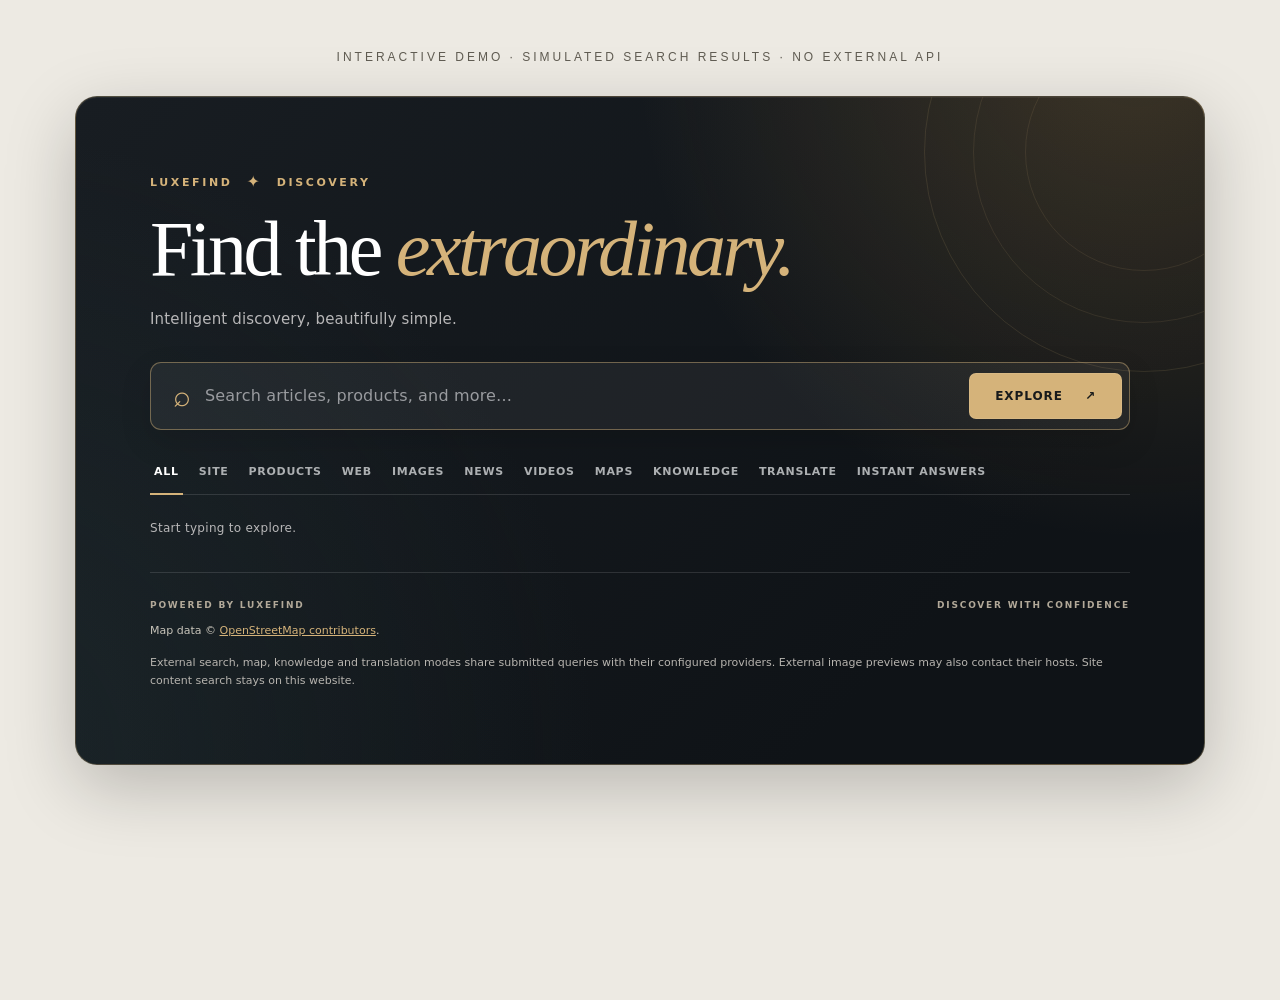
<file: demo/index.html>
<!DOCTYPE html><html lang="en"><head><meta charset="UTF-8"><meta name="viewport" content="width=device-width,initial-scale=1"><title>LuxeFind Search Pro — Simulated Interactive UI Preview</title><meta name="robots" content="noindex,nofollow"><link rel="stylesheet" href="assets/search.css"><style>body{background:#edeae3;min-height:100vh;padding:50px 20px;margin:0}body:before{content:"INTERACTIVE DEMO · SIMULATED SEARCH RESULTS · NO EXTERNAL API";display:block;text-align:center;letter-spacing:3px;font:12px Arial,sans-serif;color:#605c52;margin-bottom:32px}@media(max-width:600px){body{padding:12px 8px}}</style></head><body>        <section class="lfxsp-search" style="--swp-accent:#d5b37a" data-lfxsp-search data-mode="all" aria-label="LuxeFind search">
          <div class="lfxsp-search__ambient" aria-hidden="true"></div>
          <header class="lfxsp-search__head"><span class="lfxsp-search__eyebrow">LUXEFIND <span aria-hidden="true">✦</span> DISCOVERY</span>
            <h2>Find the <em>extraordinary.</em></h2><p>Intelligent discovery, beautifully simple.</p></header>
          <form class="lfxsp-search__form" role="search" data-lfxsp-form>
            <label class="screen-reader-text" for="swp-123">Search query</label>
            <span class="lfxsp-search__icon" aria-hidden="true">⌕</span>
            <input id="swp-123" type="search" name="q" autocomplete="off" minlength="2" maxlength="160" placeholder="Search articles, products, and more…" required>
            <button type="submit"><span>Explore</span><span aria-hidden="true">↗</span></button>
          </form>
          <nav class="lfxsp-search__tabs" aria-label="Search category" data-lfxsp-tabs>
                      <button class="lfxsp-search__tab" type="button" data-lfxsp-tab="all" aria-pressed="true">All</button>
                      <button class="lfxsp-search__tab" type="button" data-lfxsp-tab="site" aria-pressed="false">Site</button>
                      <button class="lfxsp-search__tab" type="button" data-lfxsp-tab="products" aria-pressed="false">Products</button>
                      <button class="lfxsp-search__tab" type="button" data-lfxsp-tab="web" aria-pressed="false">Web</button>
                      <button class="lfxsp-search__tab" type="button" data-lfxsp-tab="images" aria-pressed="false">Images</button>
                      <button class="lfxsp-search__tab" type="button" data-lfxsp-tab="news" aria-pressed="false">News</button>
                      <button class="lfxsp-search__tab" type="button" data-lfxsp-tab="videos" aria-pressed="false">Videos</button>
                      <button class="lfxsp-search__tab" type="button" data-lfxsp-tab="maps" aria-pressed="false">Maps</button>
                      <button class="lfxsp-search__tab" type="button" data-lfxsp-tab="knowledge" aria-pressed="false">Knowledge</button>
                      <button class="lfxsp-search__tab" type="button" data-lfxsp-tab="translate" aria-pressed="false">Translate</button>
                      <button class="lfxsp-search__tab" type="button" data-lfxsp-tab="instant" aria-pressed="false">Instant answers</button>
          </nav>
                    <div class="lfxsp-search__filters" data-lfxsp-filters hidden aria-label="Product filters">
            <label>Category <input type="text" name="category" maxlength="60" placeholder="Category slug"></label>
            <label>Min price <input type="number" name="min_price" min="0" max="9999999" step="0.01" placeholder="0"></label>
            <label>Max price <input type="number" name="max_price" min="0" max="9999999" step="0.01" placeholder="Any"></label>
            <label>Sort <select name="sort"><option value="relevance">Relevance</option><option value="newest">Newest</option><option value="price_asc">Price: low to high</option><option value="price_desc">Price: high to low</option></select></label>
          </div>          <div class="lfxsp-search__language" data-lfxsp-language hidden><label>Translate to <select name="lang"><option value="en">English</option><option value="ar">Arabic</option><option value="fr">French</option><option value="es">Spanish</option><option value="de">German</option><option value="hi">Hindi</option><option value="tr">Turkish</option></select></label></div>          <div class="lfxsp-search__status" role="status" aria-live="polite" aria-atomic="true" data-lfxsp-status>Start typing to explore.</div>
          <div class="lfxsp-search__results" data-lfxsp-results></div>
          <footer class="lfxsp-search__footer"><span>POWERED BY LUXEFIND</span><span>DISCOVER WITH CONFIDENCE</span></footer>
          <p class="lfxsp-search__attribution">Map data &copy; <a href="https://www.openstreetmap.org/copyright" target="_blank" rel="noopener noreferrer">OpenStreetMap contributors</a>.</p>                      <p class="lfxsp-search__disclosure">External search, map, knowledge and translation modes share submitted queries with their configured providers. External image previews may also contact their hosts. Site content search stays on this website.</p>
                  </section><script>window.lfxspConfig={endpoint:"https://demo.luxefind.invalid/wp-json/luxefind/v1/search",min:2,autocomplete:true,thumbnails:true};</script><script>
/* This file is an intentionally simulated frontend-only demo. It does not call providers. */
(function(){
 const originalFetch=window.fetch;
 window.fetch=async function(url,options){
  const u=new URL(String(url),location.href);
  if(u.pathname==='/wp-json/luxefind/v1/search'){
   const q=u.searchParams.get('q')||'',mode=u.searchParams.get('mode')||'all';
   const site=(mode==='site'||mode==='all'||mode==='products')?[{title:'Design System Journal',url:'https://example.org/journal',source:'site',type:'post',description:'Sample local result from the simulated demo. Real site content depends on WordPress.'}]:[];
   const web=(mode==='web'||mode==='all')?[{title:'Example Search Result',url:'https://example.org/',source:'brave',type:'web',description:'Simulated external result. Configure your own API key for live results.'}]:[];
   const media=['images','news','videos'].includes(mode)?[{title:'Example '+mode+' entry',url:'https://example.org/',source:'brave',type:mode,description:'Placeholder example only — not queried from an API.'}]:[];
   const instant=mode==='instant'?{type:'preview',title:'Instant-answer preview',value:q.trim()==='2+3'?'5':'Try 2+3, 25 km to miles or uuid in the installed plugin.'}:null;
   const warnings=['SIMULATED RESULTS — THIS IS A FRONTEND DESIGN PREVIEW ONLY'];
   return new Response(JSON.stringify({query:q,mode,site,web,media,warnings,knowledge:null,instant}),{status:200,headers:{'Content-Type':'application/json'}});
  }
  return originalFetch(url,options);
 };
})();
</script><script src="assets/search.js"></script></body></html>
</file>
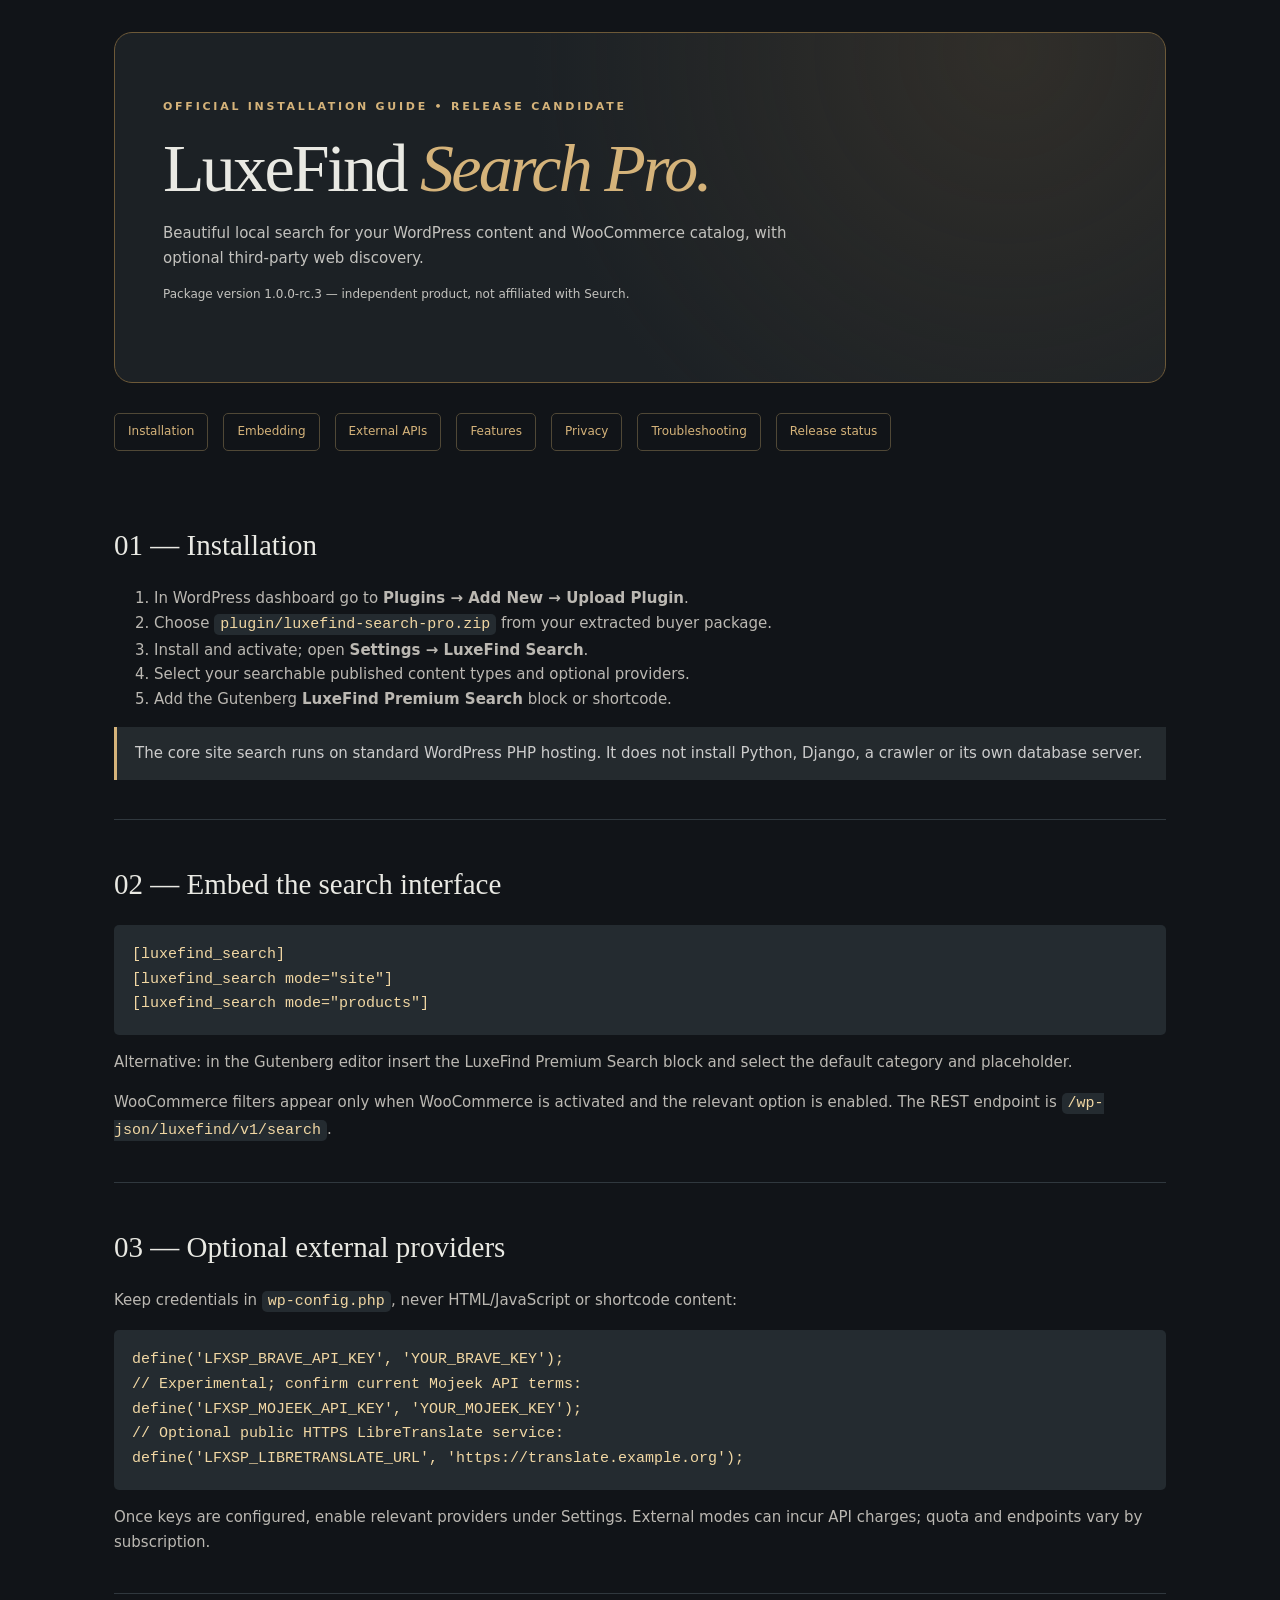
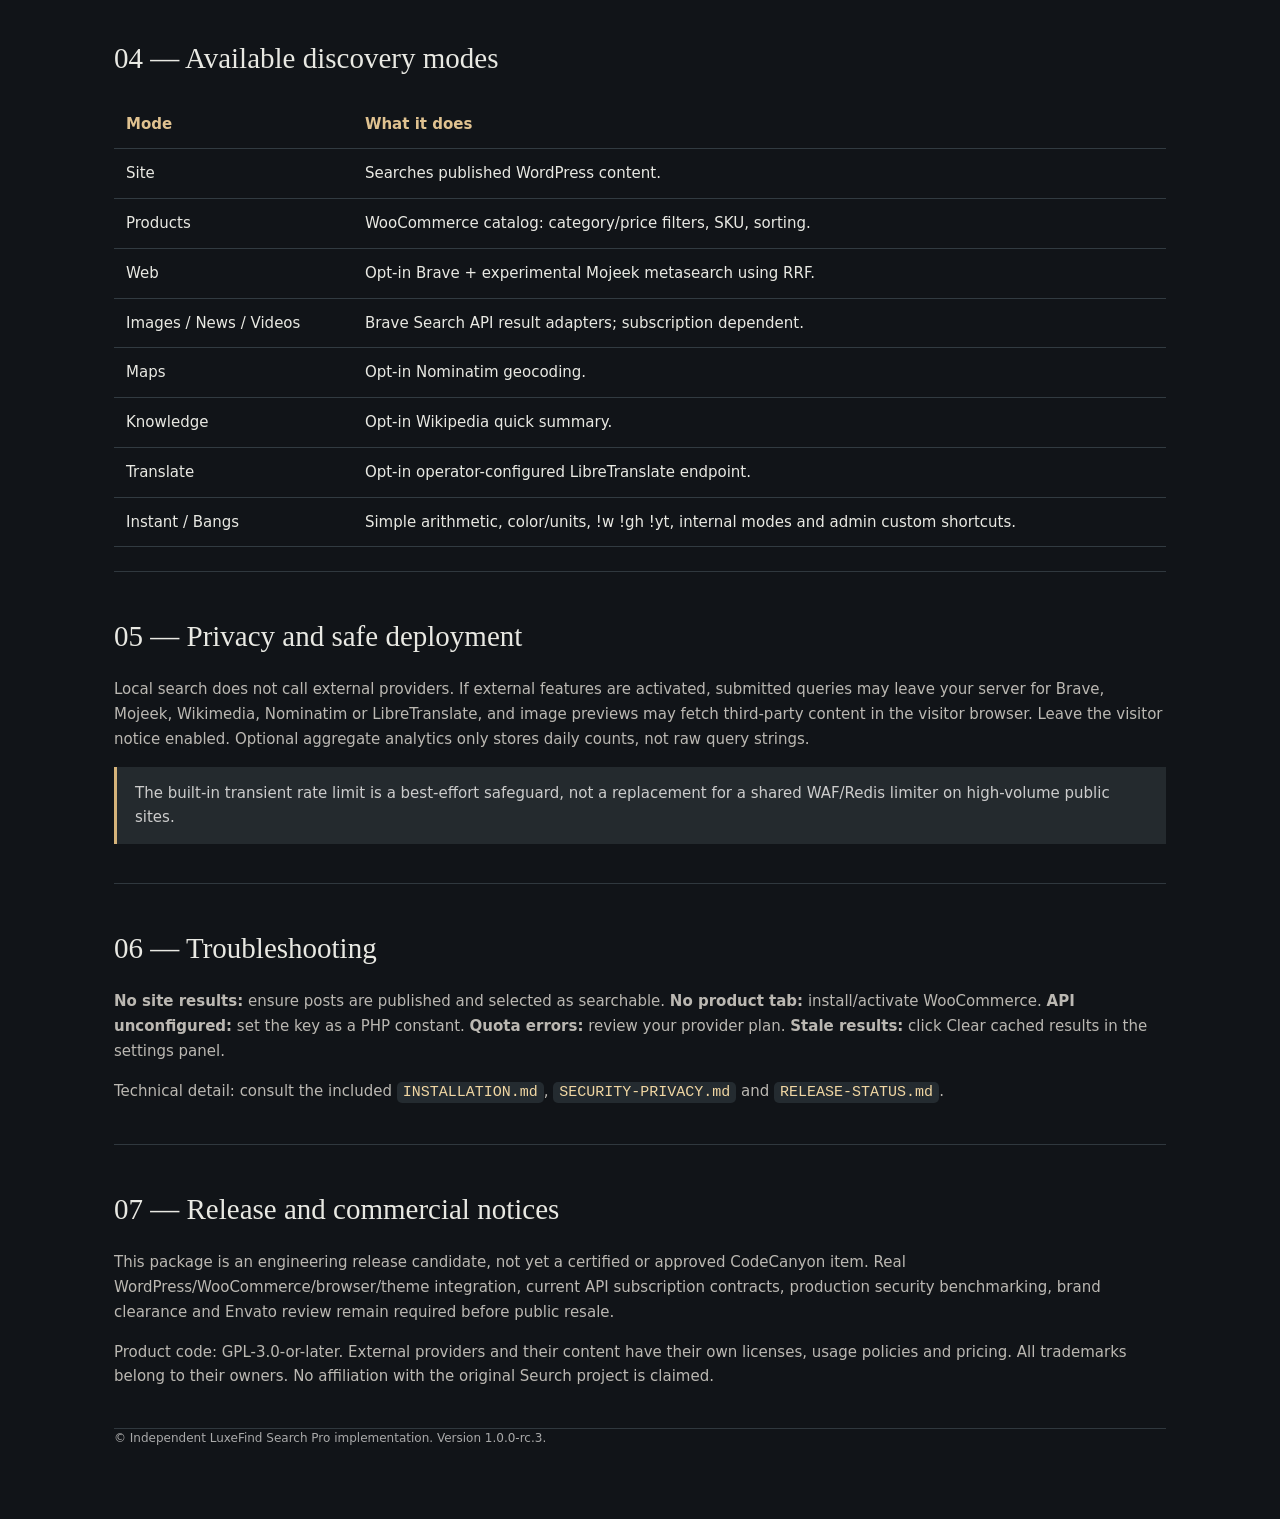
<file: docs/index.html>
<!doctype html><html lang="en"><head><meta charset="utf-8"><meta name="viewport" content="width=device-width,initial-scale=1"><title>LuxeFind Search Pro • Buyer Guide</title><style>
:root{--ink:#e9e9e3;--muted:#bbb8b2;--gold:#d5b37a}*{box-sizing:border-box}html{scroll-behavior:smooth}body{margin:0;background:#111418;color:var(--ink);font:15px/1.65 system-ui,-apple-system,Segoe UI,Arial,sans-serif}a{color:var(--gold)}.wrap{max-width:1100px;margin:auto;padding:32px 24px 80px}.hero{padding:65px 48px;background:radial-gradient(circle at 85% 5%,#59483255,transparent 50%),#1c2125;border:1px solid #6d5938;border-radius:18px}.eyebrow{color:var(--gold);letter-spacing:.25em;font-size:11px;font-weight:700}.hero h1{font:normal clamp(42px,6vw,68px)/1.1 Georgia,serif;letter-spacing:-.04em;margin:15px 0}.hero h1 em{color:var(--gold)}.hero p{max-width:640px;color:#c3c2be}nav{display:flex;gap:15px;flex-wrap:wrap;margin:30px 0}nav a{font-size:12px;padding:8px 13px;border:1px solid #504836;border-radius:5px;text-decoration:none}section{padding:24px 0;border-bottom:1px solid #30383e}h2{font:normal 29px Georgia,serif}h3{font-size:15px;color:var(--gold)}p,li{color:var(--muted)}pre,code{background:#242b30;color:#f1d7a3;border-radius:5px}code{padding:2px 6px}pre{padding:18px;overflow:auto}pre code{padding:0}table{border-collapse:collapse;width:100%}td,th{padding:12px;border-bottom:1px solid #323b41;text-align:left;vertical-align:top}th{color:#e0c290}.note{border-left:3px solid var(--gold);padding:14px 18px;background:#242a2e;color:#ccc}.fine{font-size:12px;color:#aaa}@media(max-width:600px){.wrap{padding:12px 12px 60px}.hero{padding:38px 22px}}
</style></head><body><main class="wrap"><header class="hero"><div class="eyebrow">OFFICIAL INSTALLATION GUIDE • RELEASE CANDIDATE</div><h1>LuxeFind <em>Search Pro.</em></h1><p>Beautiful local search for your WordPress content and WooCommerce catalog, with optional third-party web discovery.</p><p class="fine">Package version 1.0.0-rc.3 — independent product, not affiliated with Seurch.</p></header>
<nav aria-label="Guide navigation"><a href="#install">Installation</a><a href="#shortcode">Embedding</a><a href="#providers">External APIs</a><a href="#features">Features</a><a href="#privacy">Privacy</a><a href="#support">Troubleshooting</a><a href="#release">Release status</a></nav>
<section id="install"><h2>01 — Installation</h2><ol><li>In WordPress dashboard go to <strong>Plugins → Add New → Upload Plugin</strong>.</li><li>Choose <code>plugin/luxefind-search-pro.zip</code> from your extracted buyer package.</li><li>Install and activate; open <strong>Settings → LuxeFind Search</strong>.</li><li>Select your searchable published content types and optional providers.</li><li>Add the Gutenberg <strong>LuxeFind Premium Search</strong> block or shortcode.</li></ol><p class="note">The core site search runs on standard WordPress PHP hosting. It does not install Python, Django, a crawler or its own database server.</p></section>
<section id="shortcode"><h2>02 — Embed the search interface</h2><pre><code>[luxefind_search]
[luxefind_search mode="site"]
[luxefind_search mode="products"]</code></pre><p>Alternative: in the Gutenberg editor insert the LuxeFind Premium Search block and select the default category and placeholder.</p><p>WooCommerce filters appear only when WooCommerce is activated and the relevant option is enabled. The REST endpoint is <code>/wp-json/luxefind/v1/search</code>.</p></section>
<section id="providers"><h2>03 — Optional external providers</h2><p>Keep credentials in <code>wp-config.php</code>, never HTML/JavaScript or shortcode content:</p><pre><code>define('LFXSP_BRAVE_API_KEY', 'YOUR_BRAVE_KEY');
// Experimental; confirm current Mojeek API terms:
define('LFXSP_MOJEEK_API_KEY', 'YOUR_MOJEEK_KEY');
// Optional public HTTPS LibreTranslate service:
define('LFXSP_LIBRETRANSLATE_URL', 'https://translate.example.org');</code></pre><p>Once keys are configured, enable relevant providers under Settings. External modes can incur API charges; quota and endpoints vary by subscription.</p></section>
<section id="features"><h2>04 — Available discovery modes</h2><table><thead><tr><th>Mode</th><th>What it does</th></tr></thead><tbody>
<tr><td>Site</td><td>Searches published WordPress content.</td></tr><tr><td>Products</td><td>WooCommerce catalog: category/price filters, SKU, sorting.</td></tr><tr><td>Web</td><td>Opt-in Brave + experimental Mojeek metasearch using RRF.</td></tr><tr><td>Images / News / Videos</td><td>Brave Search API result adapters; subscription dependent.</td></tr><tr><td>Maps</td><td>Opt-in Nominatim geocoding.</td></tr><tr><td>Knowledge</td><td>Opt-in Wikipedia quick summary.</td></tr><tr><td>Translate</td><td>Opt-in operator-configured LibreTranslate endpoint.</td></tr><tr><td>Instant / Bangs</td><td>Simple arithmetic, color/units, !w !gh !yt, internal modes and admin custom shortcuts.</td></tr>
</tbody></table></section>
<section id="privacy"><h2>05 — Privacy and safe deployment</h2><p>Local search does not call external providers. If external features are activated, submitted queries may leave your server for Brave, Mojeek, Wikimedia, Nominatim or LibreTranslate, and image previews may fetch third-party content in the visitor browser. Leave the visitor notice enabled. Optional aggregate analytics only stores daily counts, not raw query strings.</p><p class="note">The built-in transient rate limit is a best-effort safeguard, not a replacement for a shared WAF/Redis limiter on high-volume public sites.</p></section>
<section id="support"><h2>06 — Troubleshooting</h2><p><strong>No site results:</strong> ensure posts are published and selected as searchable. <strong>No product tab:</strong> install/activate WooCommerce. <strong>API unconfigured:</strong> set the key as a PHP constant. <strong>Quota errors:</strong> review your provider plan. <strong>Stale results:</strong> click Clear cached results in the settings panel.</p><p>Technical detail: consult the included <code>INSTALLATION.md</code>, <code>SECURITY-PRIVACY.md</code> and <code>RELEASE-STATUS.md</code>.</p></section>
<section id="release"><h2>07 — Release and commercial notices</h2><p>This package is an engineering release candidate, not yet a certified or approved CodeCanyon item. Real WordPress/WooCommerce/browser/theme integration, current API subscription contracts, production security benchmarking, brand clearance and Envato review remain required before public resale.</p><p>Product code: GPL-3.0-or-later. External providers and their content have their own licenses, usage policies and pricing. All trademarks belong to their owners. No affiliation with the original Seurch project is claimed.</p></section>
<footer class="fine">© Independent LuxeFind Search Pro implementation. Version 1.0.0-rc.3.</footer></main></body></html>
</file>
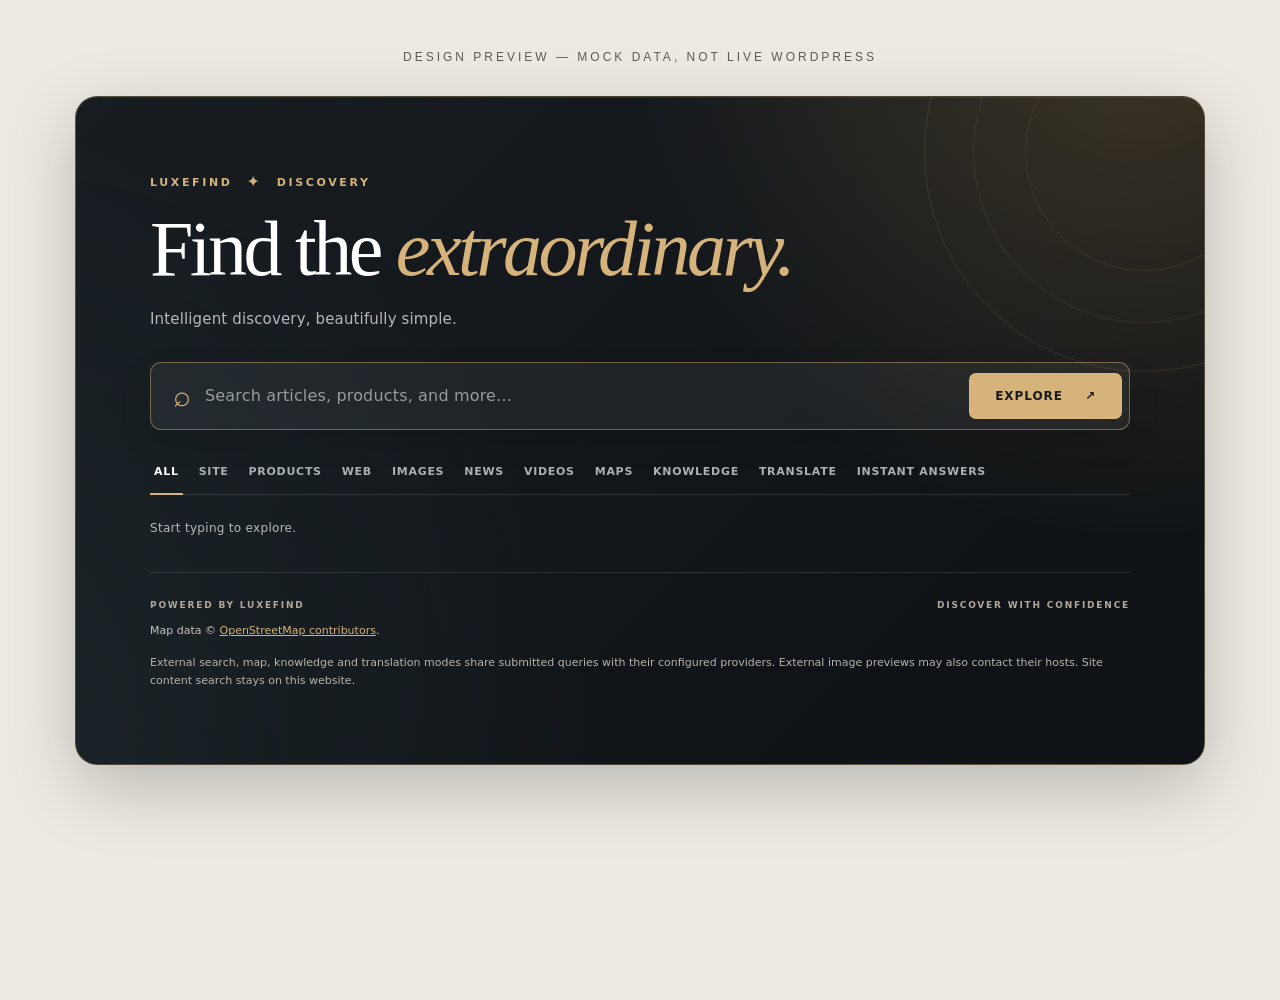
<file: tests/preview.html>
<!DOCTYPE html><html lang="en"><head><meta charset="UTF-8"><meta name="viewport" content="width=device-width,initial-scale=1"><title>LuxeFind Search Pro — Mock Design Preview</title><link rel="stylesheet" href="../assets/search.css"><style>body{background:#edeae3;min-height:100vh;padding:50px 20px;margin:0}body:before{content:"DESIGN PREVIEW — MOCK DATA, NOT LIVE WORDPRESS";display:block;text-align:center;letter-spacing:3px;font:12px Arial,sans-serif;color:#605c52;margin-bottom:32px}@media(max-width:600px){body{padding:12px 8px}}</style></head><body>        <section class="lfxsp-search" style="--swp-accent:#d5b37a" data-lfxsp-search data-mode="all" aria-label="LuxeFind search">
          <div class="lfxsp-search__ambient" aria-hidden="true"></div>
          <header class="lfxsp-search__head"><span class="lfxsp-search__eyebrow">LUXEFIND <span aria-hidden="true">✦</span> DISCOVERY</span>
            <h2>Find the <em>extraordinary.</em></h2><p>Intelligent discovery, beautifully simple.</p></header>
          <form class="lfxsp-search__form" role="search" data-lfxsp-form>
            <label class="screen-reader-text" for="swp-123">Search query</label>
            <span class="lfxsp-search__icon" aria-hidden="true">⌕</span>
            <input id="swp-123" type="search" name="q" autocomplete="off" minlength="2" maxlength="160" placeholder="Search articles, products, and more…" required>
            <button type="submit"><span>Explore</span><span aria-hidden="true">↗</span></button>
          </form>
          <nav class="lfxsp-search__tabs" aria-label="Search category" data-lfxsp-tabs>
                      <button class="lfxsp-search__tab" type="button" data-lfxsp-tab="all" aria-pressed="true">All</button>
                      <button class="lfxsp-search__tab" type="button" data-lfxsp-tab="site" aria-pressed="false">Site</button>
                      <button class="lfxsp-search__tab" type="button" data-lfxsp-tab="products" aria-pressed="false">Products</button>
                      <button class="lfxsp-search__tab" type="button" data-lfxsp-tab="web" aria-pressed="false">Web</button>
                      <button class="lfxsp-search__tab" type="button" data-lfxsp-tab="images" aria-pressed="false">Images</button>
                      <button class="lfxsp-search__tab" type="button" data-lfxsp-tab="news" aria-pressed="false">News</button>
                      <button class="lfxsp-search__tab" type="button" data-lfxsp-tab="videos" aria-pressed="false">Videos</button>
                      <button class="lfxsp-search__tab" type="button" data-lfxsp-tab="maps" aria-pressed="false">Maps</button>
                      <button class="lfxsp-search__tab" type="button" data-lfxsp-tab="knowledge" aria-pressed="false">Knowledge</button>
                      <button class="lfxsp-search__tab" type="button" data-lfxsp-tab="translate" aria-pressed="false">Translate</button>
                      <button class="lfxsp-search__tab" type="button" data-lfxsp-tab="instant" aria-pressed="false">Instant answers</button>
          </nav>
                    <div class="lfxsp-search__filters" data-lfxsp-filters hidden aria-label="Product filters">
            <label>Category <input type="text" name="category" maxlength="60" placeholder="Category slug"></label>
            <label>Min price <input type="number" name="min_price" min="0" max="9999999" step="0.01" placeholder="0"></label>
            <label>Max price <input type="number" name="max_price" min="0" max="9999999" step="0.01" placeholder="Any"></label>
            <label>Sort <select name="sort"><option value="relevance">Relevance</option><option value="newest">Newest</option><option value="price_asc">Price: low to high</option><option value="price_desc">Price: high to low</option></select></label>
          </div>          <div class="lfxsp-search__language" data-lfxsp-language hidden><label>Translate to <select name="lang"><option value="en">English</option><option value="ar">Arabic</option><option value="fr">French</option><option value="es">Spanish</option><option value="de">German</option><option value="hi">Hindi</option><option value="tr">Turkish</option></select></label></div>          <div class="lfxsp-search__status" role="status" aria-live="polite" aria-atomic="true" data-lfxsp-status>Start typing to explore.</div>
          <div class="lfxsp-search__results" data-lfxsp-results></div>
          <footer class="lfxsp-search__footer"><span>POWERED BY LUXEFIND</span><span>DISCOVER WITH CONFIDENCE</span></footer>
          <p class="lfxsp-search__attribution">Map data &copy; <a href="https://www.openstreetmap.org/copyright" target="_blank" rel="noopener noreferrer">OpenStreetMap contributors</a>.</p>                      <p class="lfxsp-search__disclosure">External search, map, knowledge and translation modes share submitted queries with their configured providers. External image previews may also contact their hosts. Site content search stays on this website.</p>
                  </section><script>window.lfxspConfig={endpoint:"http://127.0.0.1:8765/wp-json/luxefind/v1/search",min:2,autocomplete:true,thumbnails:true};</script><script src="../assets/search.js"></script></body></html>
</file>
<file: demo/assets/search.css>
/* LuxeFind Search Pro — premium, isolated frontend, no remote fonts or CSS libraries. */
.lfxsp-search{--swp-accent:#d5b37a;--swp-cream:#f6f0e7;--swp-quiet:#b8b7b8;--swp-edge:rgba(255,255,255,.12);--swp-void:#101318;isolation:isolate;position:relative;overflow:hidden;box-sizing:border-box;max-width:1130px;margin:32px auto;padding:clamp(26px,6vw,74px);border:1px solid rgba(223,189,131,.28);border-radius:22px;background:radial-gradient(circle at 94% -9%,rgba(197,151,79,.24),transparent 39%),radial-gradient(circle at -10% 100%,rgba(44,67,69,.3),transparent 45%),linear-gradient(135deg,#181d22 0%,#0f1317 77%);box-shadow:0 22px 70px rgba(0,0,0,.22),0 1px 0 rgba(255,255,255,.05) inset;color:var(--swp-cream);font:400 15px/1.6 system-ui,-apple-system,'Segoe UI',sans-serif;text-align:left}
.lfxsp-search *,.lfxsp-search *::before,.lfxsp-search *::after{box-sizing:border-box}
.lfxsp-search__ambient{position:absolute;right:-160px;top:-165px;z-index:-1;width:440px;height:440px;border:1px solid rgba(222,188,127,.12);border-radius:50%;pointer-events:none}
.lfxsp-search__ambient::before,.lfxsp-search__ambient::after{content:"";position:absolute;border:1px solid rgba(222,188,127,.1);border-radius:50%;inset:48px}.lfxsp-search__ambient::after{inset:100px}
.lfxsp-search__eyebrow{display:flex;gap:14px;align-items:center;color:var(--swp-accent);font-size:11px;line-height:1.4;letter-spacing:.24em;font-weight:700;text-transform:uppercase}
.lfxsp-search__eyebrow span{font-size:16px}
.lfxsp-search__head{max-width:760px;margin:0 0 30px;padding:0}
.lfxsp-search__head h2{font:400 clamp(40px,6.7vw,78px)/1.06 Georgia,'Times New Roman',serif;letter-spacing:-.045em;color:#fff!important;margin:15px 0 16px!important;padding:0!important;border:0!important;text-transform:none!important}
.lfxsp-search__head h2 em{font-weight:400;color:var(--swp-accent)}
.lfxsp-search__head p{font:400 15px/1.65 system-ui,sans-serif;letter-spacing:.01em;color:var(--swp-quiet);margin:0!important}
.lfxsp-search__form{display:flex;gap:8px;align-items:center;position:relative;padding:7px;border:1px solid rgba(213,179,122,.45);border-radius:11px;background:rgba(255,255,255,.055);box-shadow:0 12px 32px rgba(0,0,0,.12);transition:box-shadow .2s,border-color .2s}
.lfxsp-search__form:focus-within{border-color:var(--swp-accent);box-shadow:0 0 0 3px rgba(213,179,122,.12)}
.lfxsp-search__icon{font-size:30px;line-height:1;color:var(--swp-accent);margin-left:15px;pointer-events:none}
.lfxsp-search__form input[type=search]{appearance:none;border:0!important;background:transparent!important;box-shadow:none!important;outline:none!important;flex:1;min-width:0;width:auto;height:auto;color:white!important;font:400 16px/1.5 system-ui,sans-serif!important;letter-spacing:.01em;padding:14px 6px!important;margin:0!important;border-radius:0!important}
.lfxsp-search__form input::placeholder{color:#999b9f!important;opacity:1}
.lfxsp-search__form button{display:flex;align-items:center;justify-content:center;gap:22px;cursor:pointer;border:1px solid rgba(255,255,255,.08)!important;border-radius:7px!important;padding:13px 25px!important;background:var(--swp-accent)!important;color:#181a1b!important;font:700 12px/1.5 system-ui,sans-serif!important;letter-spacing:.08em;text-transform:uppercase;transition:background .2s,transform .2s}
.lfxsp-search__form button:hover{background:#f3d9a7!important;transform:translateY(-1px)}
.lfxsp-search__form button:disabled{opacity:.5;transform:none;cursor:wait}
.lfxsp-search button:focus-visible,.lfxsp-search a:focus-visible,.lfxsp-search input:focus-visible,.lfxsp-search select:focus-visible{outline:2px solid #f2d196!important;outline-offset:3px}
.lfxsp-search__tabs{display:flex;flex-wrap:wrap;gap:3px 12px;margin:24px 0 7px;padding:0;border-bottom:1px solid var(--swp-edge)}
.lfxsp-search__tab{position:relative;display:inline-flex;align-items:center;justify-content:center;cursor:pointer;appearance:none;background:transparent!important;border:0!important;border-radius:0!important;margin:0!important;padding:10px 4px 14px!important;color:#adb0b2!important;font:600 11px/1.5 system-ui,sans-serif!important;letter-spacing:.065em;text-transform:uppercase;transition:color .2s}
.lfxsp-search__tab:hover,.lfxsp-search__tab[aria-pressed=true]{color:#fff!important}
.lfxsp-search__tab[aria-pressed=true]::after{content:"";position:absolute;left:0;right:0;bottom:-1px;height:2px;background:var(--swp-accent)}
.lfxsp-search__filters,.lfxsp-search__language{display:flex;gap:12px;flex-wrap:wrap;align-items:flex-end;margin:18px 0 0;padding:16px;border:1px solid var(--swp-edge);border-radius:10px;background:rgba(255,255,255,.025)}
.lfxsp-search__filters[hidden],.lfxsp-search__language[hidden]{display:none!important}
.lfxsp-search__filters label,.lfxsp-search__language label{flex:1;min-width:125px;font-size:11px;letter-spacing:.05em;color:#c1c1c1;text-transform:uppercase}
.lfxsp-search__filters input,.lfxsp-search__filters select,.lfxsp-search__language select{display:block;width:100%;min-height:38px;margin:6px 0 0!important;padding:6px 10px!important;border:1px solid rgba(255,255,255,.2)!important;border-radius:5px!important;background:#252b2e!important;color:white!important;font:400 13px/1.5 system-ui,sans-serif!important}
.lfxsp-search__status{min-height:43px;padding:17px 0 10px;color:var(--swp-quiet);font-size:12px;letter-spacing:.025em}
.lfxsp-search__results{display:grid;grid-template-columns:repeat(2,minmax(0,1fr));gap:13px;min-width:0}
.lfxsp-result{display:flex;gap:14px;min-width:0;min-height:145px;overflow:hidden;position:relative;padding:21px;border:1px solid rgba(255,255,255,.105);border-radius:10px;background:rgba(255,255,255,.038);transition:transform .23s ease,border-color .23s ease,background .23s ease;animation:lfxsp-rise .36s both;animation-delay:var(--swp-delay,0ms)}
.lfxsp-result:hover{transform:translateY(-3px);background:rgba(255,255,255,.065);border-color:rgba(213,179,122,.7)}
.lfxsp-result__content{min-width:0;flex:1}.lfxsp-result__media{align-self:flex-start;flex:0 0 92px;height:94px;overflow:hidden;border-radius:6px;background:#393b3c}
.lfxsp-result__image{display:block;width:100%!important;height:100%!important;object-fit:cover;border:0;transition:transform .4s}
.lfxsp-result:hover .lfxsp-result__image{transform:scale(1.06)}
.lfxsp-result__tag{display:block;color:var(--swp-accent);font:700 10px/1.5 system-ui,sans-serif;letter-spacing:.18em;margin:0 0 9px;text-transform:uppercase}
.lfxsp-result__title{display:block;margin:0!important;color:#fff!important;text-decoration:none!important;font:400 20px/1.25 Georgia,'Times New Roman',serif!important;overflow-wrap:anywhere}
.lfxsp-result__title:hover{text-decoration:underline!important;text-decoration-color:var(--swp-accent)!important;text-underline-offset:4px}
.lfxsp-result__description{color:#c4c3c3!important;font:400 13px/1.6 system-ui,sans-serif!important;margin:9px 0 0!important;max-height:6em;overflow:hidden}
.lfxsp-result__price{display:block;color:var(--swp-accent);font-size:14px;margin-top:10px}.lfxsp-result__sku,.lfxsp-result__stock{display:inline-block;font-size:10px;color:#c9c8c5;margin:5px 8px 0 0}
.lfxsp-search__empty{grid-column:1/-1;border:1px dashed rgba(213,179,122,.36);border-radius:10px;padding:34px;text-align:center}
.lfxsp-search__empty strong{color:#f8eee0;font:400 24px Georgia,serif}.lfxsp-search__empty p{color:#bbb;margin:7px 0 0}
.lfxsp-instant{grid-column:1/-1;border:1px solid var(--swp-accent);padding:24px;border-radius:9px;background:rgba(213,179,122,.085)}
.lfxsp-instant strong{display:block;color:#fff;font:400 clamp(23px,5vw,35px) Georgia,serif;overflow-wrap:anywhere}
.lfxsp-result--skeleton{height:150px;background:linear-gradient(100deg,rgba(255,255,255,.03) 35%,rgba(255,255,255,.1) 50%,rgba(255,255,255,.03) 65%);background-size:220% 100%;animation:lfxsp-shimmer 1.25s linear infinite}
.lfxsp-search__footer{display:flex;gap:15px;justify-content:space-between;padding:25px 0 0;margin:23px 0 0;border-top:1px solid var(--swp-edge);font-size:9px;letter-spacing:.2em;font-weight:600;color:#b2a999}
.lfxsp-search__disclosure{font-size:11px;line-height:1.6;color:#b7b4af;margin:15px 0 0}
.lfxsp-search .screen-reader-text{position:absolute!important;width:1px!important;height:1px!important;overflow:hidden!important;clip:rect(0,0,0,0)!important;white-space:nowrap!important}
@keyframes lfxsp-rise{from{opacity:0;transform:translateY(8px)}to{opacity:1;transform:translateY(0)}}@keyframes lfxsp-shimmer{to{background-position:-220% 0}}
@media(max-width:760px){.lfxsp-search{margin:15px 0;padding:35px 24px;border-radius:16px}.lfxsp-search__results{grid-template-columns:1fr}.lfxsp-result{min-height:0}.lfxsp-search__head h2{font-size:clamp(38px,8vw,54px)}.lfxsp-search__tabs{overflow-x:auto;flex-wrap:nowrap;scrollbar-width:thin}.lfxsp-search__tab{white-space:nowrap;flex:0 0 auto}}
@media(max-width:470px){.lfxsp-search{padding:28px 17px}.lfxsp-search__form{flex-wrap:wrap}.lfxsp-search__icon{margin-left:8px}.lfxsp-search__form input[type=search]{width:calc(100% - 55px)!important}.lfxsp-search__form button{width:100%}.lfxsp-search__filters label{flex-basis:calc(50% - 12px)}.lfxsp-result{padding:15px}.lfxsp-result__media{flex-basis:74px;height:76px}.lfxsp-result__title{font-size:17px!important}.lfxsp-search__footer{flex-direction:column;gap:5px}}
@media(prefers-reduced-motion:reduce){.lfxsp-search *,.lfxsp-search *::before,.lfxsp-search *::after{animation:none!important;transition:none!important;scroll-behavior:auto!important}.lfxsp-result:hover,.lfxsp-search__form button:hover{transform:none!important}}

.lfxsp-search__attribution{margin:10px 0 0;font-size:11px;color:#c9c5bb}.lfxsp-search__attribution a{color:var(--swp-accent);text-decoration:underline}
</file>
<file: assets/search.css>
/* LuxeFind Search Pro — premium, isolated frontend, no remote fonts or CSS libraries. */
.lfxsp-search{--swp-accent:#d5b37a;--swp-cream:#f6f0e7;--swp-quiet:#b8b7b8;--swp-edge:rgba(255,255,255,.12);--swp-void:#101318;isolation:isolate;position:relative;overflow:hidden;box-sizing:border-box;max-width:1130px;margin:32px auto;padding:clamp(26px,6vw,74px);border:1px solid rgba(223,189,131,.28);border-radius:22px;background:radial-gradient(circle at 94% -9%,rgba(197,151,79,.24),transparent 39%),radial-gradient(circle at -10% 100%,rgba(44,67,69,.3),transparent 45%),linear-gradient(135deg,#181d22 0%,#0f1317 77%);box-shadow:0 22px 70px rgba(0,0,0,.22),0 1px 0 rgba(255,255,255,.05) inset;color:var(--swp-cream);font:400 15px/1.6 system-ui,-apple-system,'Segoe UI',sans-serif;text-align:left}
.lfxsp-search *,.lfxsp-search *::before,.lfxsp-search *::after{box-sizing:border-box}
.lfxsp-search__ambient{position:absolute;right:-160px;top:-165px;z-index:-1;width:440px;height:440px;border:1px solid rgba(222,188,127,.12);border-radius:50%;pointer-events:none}
.lfxsp-search__ambient::before,.lfxsp-search__ambient::after{content:"";position:absolute;border:1px solid rgba(222,188,127,.1);border-radius:50%;inset:48px}.lfxsp-search__ambient::after{inset:100px}
.lfxsp-search__eyebrow{display:flex;gap:14px;align-items:center;color:var(--swp-accent);font-size:11px;line-height:1.4;letter-spacing:.24em;font-weight:700;text-transform:uppercase}
.lfxsp-search__eyebrow span{font-size:16px}
.lfxsp-search__head{max-width:760px;margin:0 0 30px;padding:0}
.lfxsp-search__head h2{font:400 clamp(40px,6.7vw,78px)/1.06 Georgia,'Times New Roman',serif;letter-spacing:-.045em;color:#fff!important;margin:15px 0 16px!important;padding:0!important;border:0!important;text-transform:none!important}
.lfxsp-search__head h2 em{font-weight:400;color:var(--swp-accent)}
.lfxsp-search__head p{font:400 15px/1.65 system-ui,sans-serif;letter-spacing:.01em;color:var(--swp-quiet);margin:0!important}
.lfxsp-search__form{display:flex;gap:8px;align-items:center;position:relative;padding:7px;border:1px solid rgba(213,179,122,.45);border-radius:11px;background:rgba(255,255,255,.055);box-shadow:0 12px 32px rgba(0,0,0,.12);transition:box-shadow .2s,border-color .2s}
.lfxsp-search__form:focus-within{border-color:var(--swp-accent);box-shadow:0 0 0 3px rgba(213,179,122,.12)}
.lfxsp-search__icon{font-size:30px;line-height:1;color:var(--swp-accent);margin-left:15px;pointer-events:none}
.lfxsp-search__form input[type=search]{appearance:none;border:0!important;background:transparent!important;box-shadow:none!important;outline:none!important;flex:1;min-width:0;width:auto;height:auto;color:white!important;font:400 16px/1.5 system-ui,sans-serif!important;letter-spacing:.01em;padding:14px 6px!important;margin:0!important;border-radius:0!important}
.lfxsp-search__form input::placeholder{color:#999b9f!important;opacity:1}
.lfxsp-search__form button{display:flex;align-items:center;justify-content:center;gap:22px;cursor:pointer;border:1px solid rgba(255,255,255,.08)!important;border-radius:7px!important;padding:13px 25px!important;background:var(--swp-accent)!important;color:#181a1b!important;font:700 12px/1.5 system-ui,sans-serif!important;letter-spacing:.08em;text-transform:uppercase;transition:background .2s,transform .2s}
.lfxsp-search__form button:hover{background:#f3d9a7!important;transform:translateY(-1px)}
.lfxsp-search__form button:disabled{opacity:.5;transform:none;cursor:wait}
.lfxsp-search button:focus-visible,.lfxsp-search a:focus-visible,.lfxsp-search input:focus-visible,.lfxsp-search select:focus-visible{outline:2px solid #f2d196!important;outline-offset:3px}
.lfxsp-search__tabs{display:flex;flex-wrap:wrap;gap:3px 12px;margin:24px 0 7px;padding:0;border-bottom:1px solid var(--swp-edge)}
.lfxsp-search__tab{position:relative;display:inline-flex;align-items:center;justify-content:center;cursor:pointer;appearance:none;background:transparent!important;border:0!important;border-radius:0!important;margin:0!important;padding:10px 4px 14px!important;color:#adb0b2!important;font:600 11px/1.5 system-ui,sans-serif!important;letter-spacing:.065em;text-transform:uppercase;transition:color .2s}
.lfxsp-search__tab:hover,.lfxsp-search__tab[aria-pressed=true]{color:#fff!important}
.lfxsp-search__tab[aria-pressed=true]::after{content:"";position:absolute;left:0;right:0;bottom:-1px;height:2px;background:var(--swp-accent)}
.lfxsp-search__filters,.lfxsp-search__language{display:flex;gap:12px;flex-wrap:wrap;align-items:flex-end;margin:18px 0 0;padding:16px;border:1px solid var(--swp-edge);border-radius:10px;background:rgba(255,255,255,.025)}
.lfxsp-search__filters[hidden],.lfxsp-search__language[hidden]{display:none!important}
.lfxsp-search__filters label,.lfxsp-search__language label{flex:1;min-width:125px;font-size:11px;letter-spacing:.05em;color:#c1c1c1;text-transform:uppercase}
.lfxsp-search__filters input,.lfxsp-search__filters select,.lfxsp-search__language select{display:block;width:100%;min-height:38px;margin:6px 0 0!important;padding:6px 10px!important;border:1px solid rgba(255,255,255,.2)!important;border-radius:5px!important;background:#252b2e!important;color:white!important;font:400 13px/1.5 system-ui,sans-serif!important}
.lfxsp-search__status{min-height:43px;padding:17px 0 10px;color:var(--swp-quiet);font-size:12px;letter-spacing:.025em}
.lfxsp-search__results{display:grid;grid-template-columns:repeat(2,minmax(0,1fr));gap:13px;min-width:0}
.lfxsp-result{display:flex;gap:14px;min-width:0;min-height:145px;overflow:hidden;position:relative;padding:21px;border:1px solid rgba(255,255,255,.105);border-radius:10px;background:rgba(255,255,255,.038);transition:transform .23s ease,border-color .23s ease,background .23s ease;animation:lfxsp-rise .36s both;animation-delay:var(--swp-delay,0ms)}
.lfxsp-result:hover{transform:translateY(-3px);background:rgba(255,255,255,.065);border-color:rgba(213,179,122,.7)}
.lfxsp-result__content{min-width:0;flex:1}.lfxsp-result__media{align-self:flex-start;flex:0 0 92px;height:94px;overflow:hidden;border-radius:6px;background:#393b3c}
.lfxsp-result__image{display:block;width:100%!important;height:100%!important;object-fit:cover;border:0;transition:transform .4s}
.lfxsp-result:hover .lfxsp-result__image{transform:scale(1.06)}
.lfxsp-result__tag{display:block;color:var(--swp-accent);font:700 10px/1.5 system-ui,sans-serif;letter-spacing:.18em;margin:0 0 9px;text-transform:uppercase}
.lfxsp-result__title{display:block;margin:0!important;color:#fff!important;text-decoration:none!important;font:400 20px/1.25 Georgia,'Times New Roman',serif!important;overflow-wrap:anywhere}
.lfxsp-result__title:hover{text-decoration:underline!important;text-decoration-color:var(--swp-accent)!important;text-underline-offset:4px}
.lfxsp-result__description{color:#c4c3c3!important;font:400 13px/1.6 system-ui,sans-serif!important;margin:9px 0 0!important;max-height:6em;overflow:hidden}
.lfxsp-result__price{display:block;color:var(--swp-accent);font-size:14px;margin-top:10px}.lfxsp-result__sku,.lfxsp-result__stock{display:inline-block;font-size:10px;color:#c9c8c5;margin:5px 8px 0 0}
.lfxsp-search__empty{grid-column:1/-1;border:1px dashed rgba(213,179,122,.36);border-radius:10px;padding:34px;text-align:center}
.lfxsp-search__empty strong{color:#f8eee0;font:400 24px Georgia,serif}.lfxsp-search__empty p{color:#bbb;margin:7px 0 0}
.lfxsp-instant{grid-column:1/-1;border:1px solid var(--swp-accent);padding:24px;border-radius:9px;background:rgba(213,179,122,.085)}
.lfxsp-instant strong{display:block;color:#fff;font:400 clamp(23px,5vw,35px) Georgia,serif;overflow-wrap:anywhere}
.lfxsp-result--skeleton{height:150px;background:linear-gradient(100deg,rgba(255,255,255,.03) 35%,rgba(255,255,255,.1) 50%,rgba(255,255,255,.03) 65%);background-size:220% 100%;animation:lfxsp-shimmer 1.25s linear infinite}
.lfxsp-search__footer{display:flex;gap:15px;justify-content:space-between;padding:25px 0 0;margin:23px 0 0;border-top:1px solid var(--swp-edge);font-size:9px;letter-spacing:.2em;font-weight:600;color:#b2a999}
.lfxsp-search__disclosure{font-size:11px;line-height:1.6;color:#b7b4af;margin:15px 0 0}
.lfxsp-search .screen-reader-text{position:absolute!important;width:1px!important;height:1px!important;overflow:hidden!important;clip:rect(0,0,0,0)!important;white-space:nowrap!important}
@keyframes lfxsp-rise{from{opacity:0;transform:translateY(8px)}to{opacity:1;transform:translateY(0)}}@keyframes lfxsp-shimmer{to{background-position:-220% 0}}
@media(max-width:760px){.lfxsp-search{margin:15px 0;padding:35px 24px;border-radius:16px}.lfxsp-search__results{grid-template-columns:1fr}.lfxsp-result{min-height:0}.lfxsp-search__head h2{font-size:clamp(38px,8vw,54px)}.lfxsp-search__tabs{overflow-x:auto;flex-wrap:nowrap;scrollbar-width:thin}.lfxsp-search__tab{white-space:nowrap;flex:0 0 auto}}
@media(max-width:470px){.lfxsp-search{padding:28px 17px}.lfxsp-search__form{flex-wrap:wrap}.lfxsp-search__icon{margin-left:8px}.lfxsp-search__form input[type=search]{width:calc(100% - 55px)!important}.lfxsp-search__form button{width:100%}.lfxsp-search__filters label{flex-basis:calc(50% - 12px)}.lfxsp-result{padding:15px}.lfxsp-result__media{flex-basis:74px;height:76px}.lfxsp-result__title{font-size:17px!important}.lfxsp-search__footer{flex-direction:column;gap:5px}}
@media(prefers-reduced-motion:reduce){.lfxsp-search *,.lfxsp-search *::before,.lfxsp-search *::after{animation:none!important;transition:none!important;scroll-behavior:auto!important}.lfxsp-result:hover,.lfxsp-search__form button:hover{transform:none!important}}

.lfxsp-search__attribution{margin:10px 0 0;font-size:11px;color:#c9c5bb}.lfxsp-search__attribution a{color:var(--swp-accent);text-decoration:underline}
</file>
